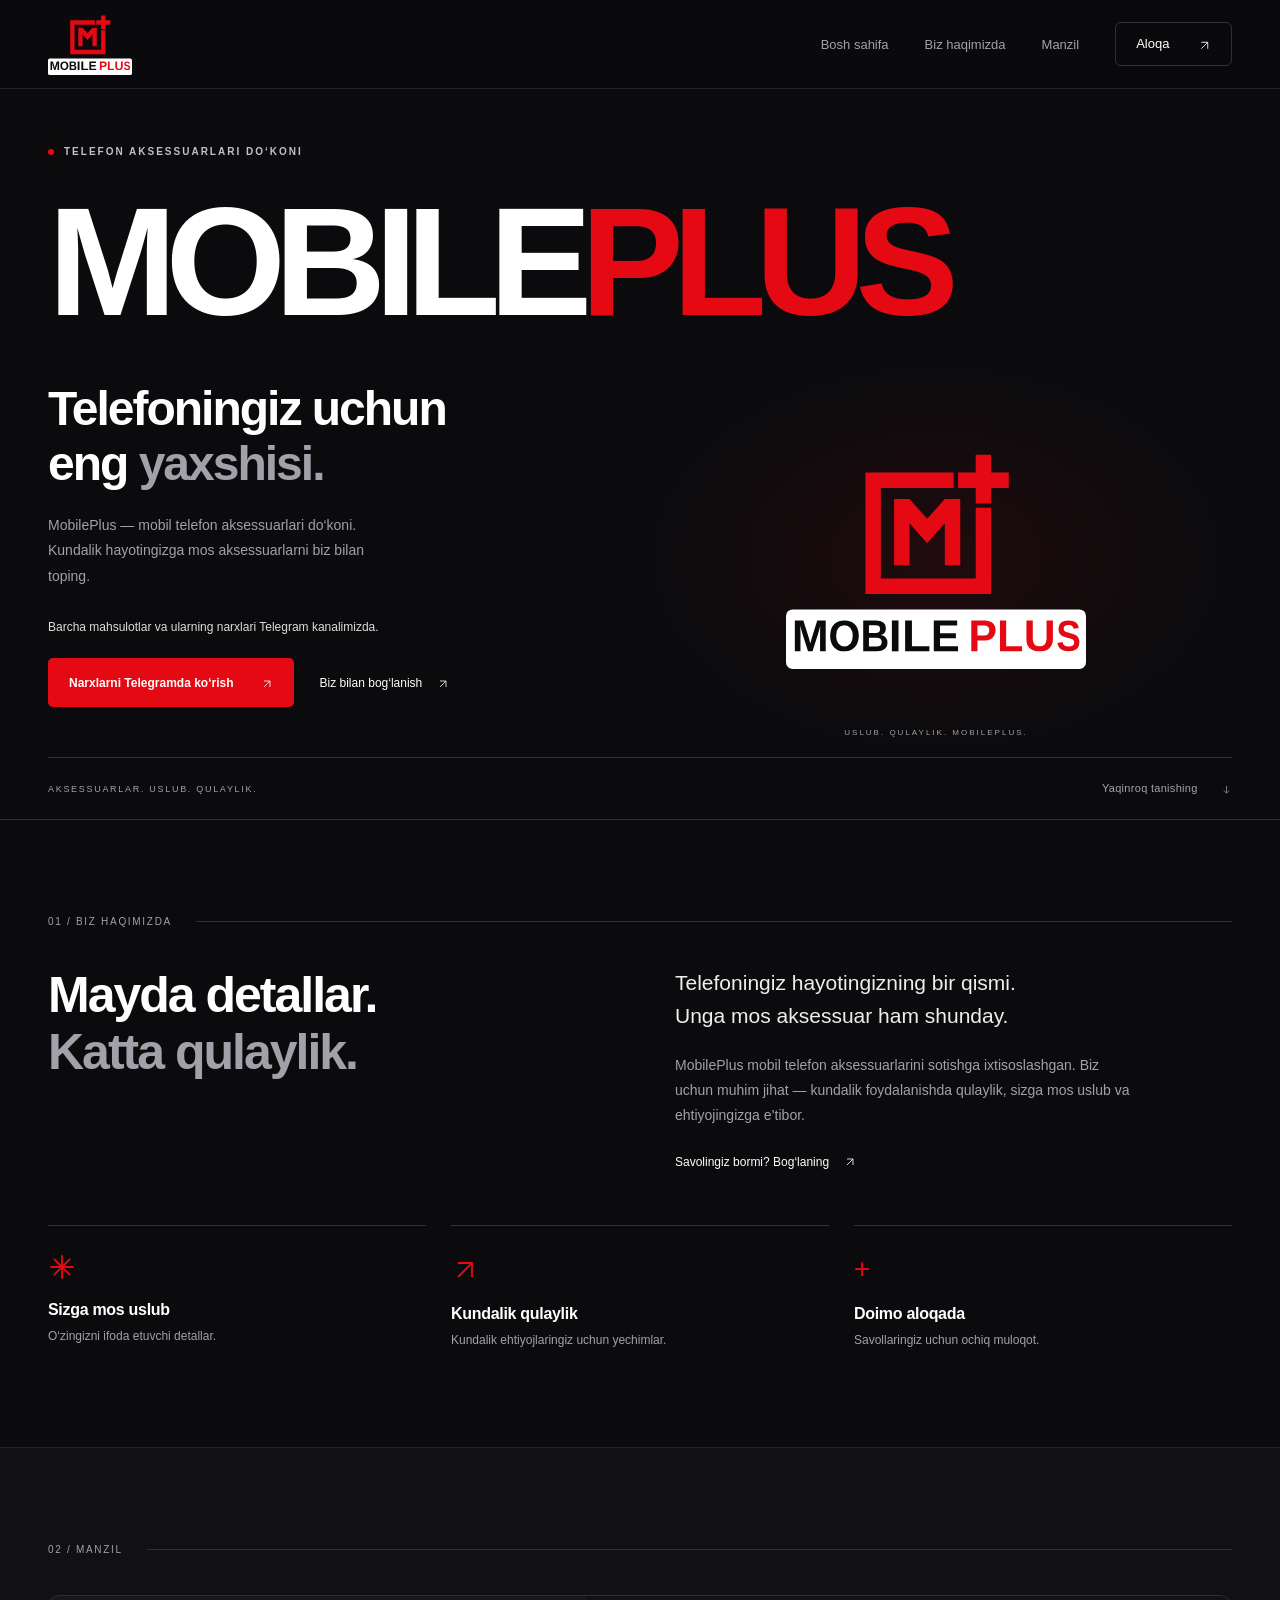
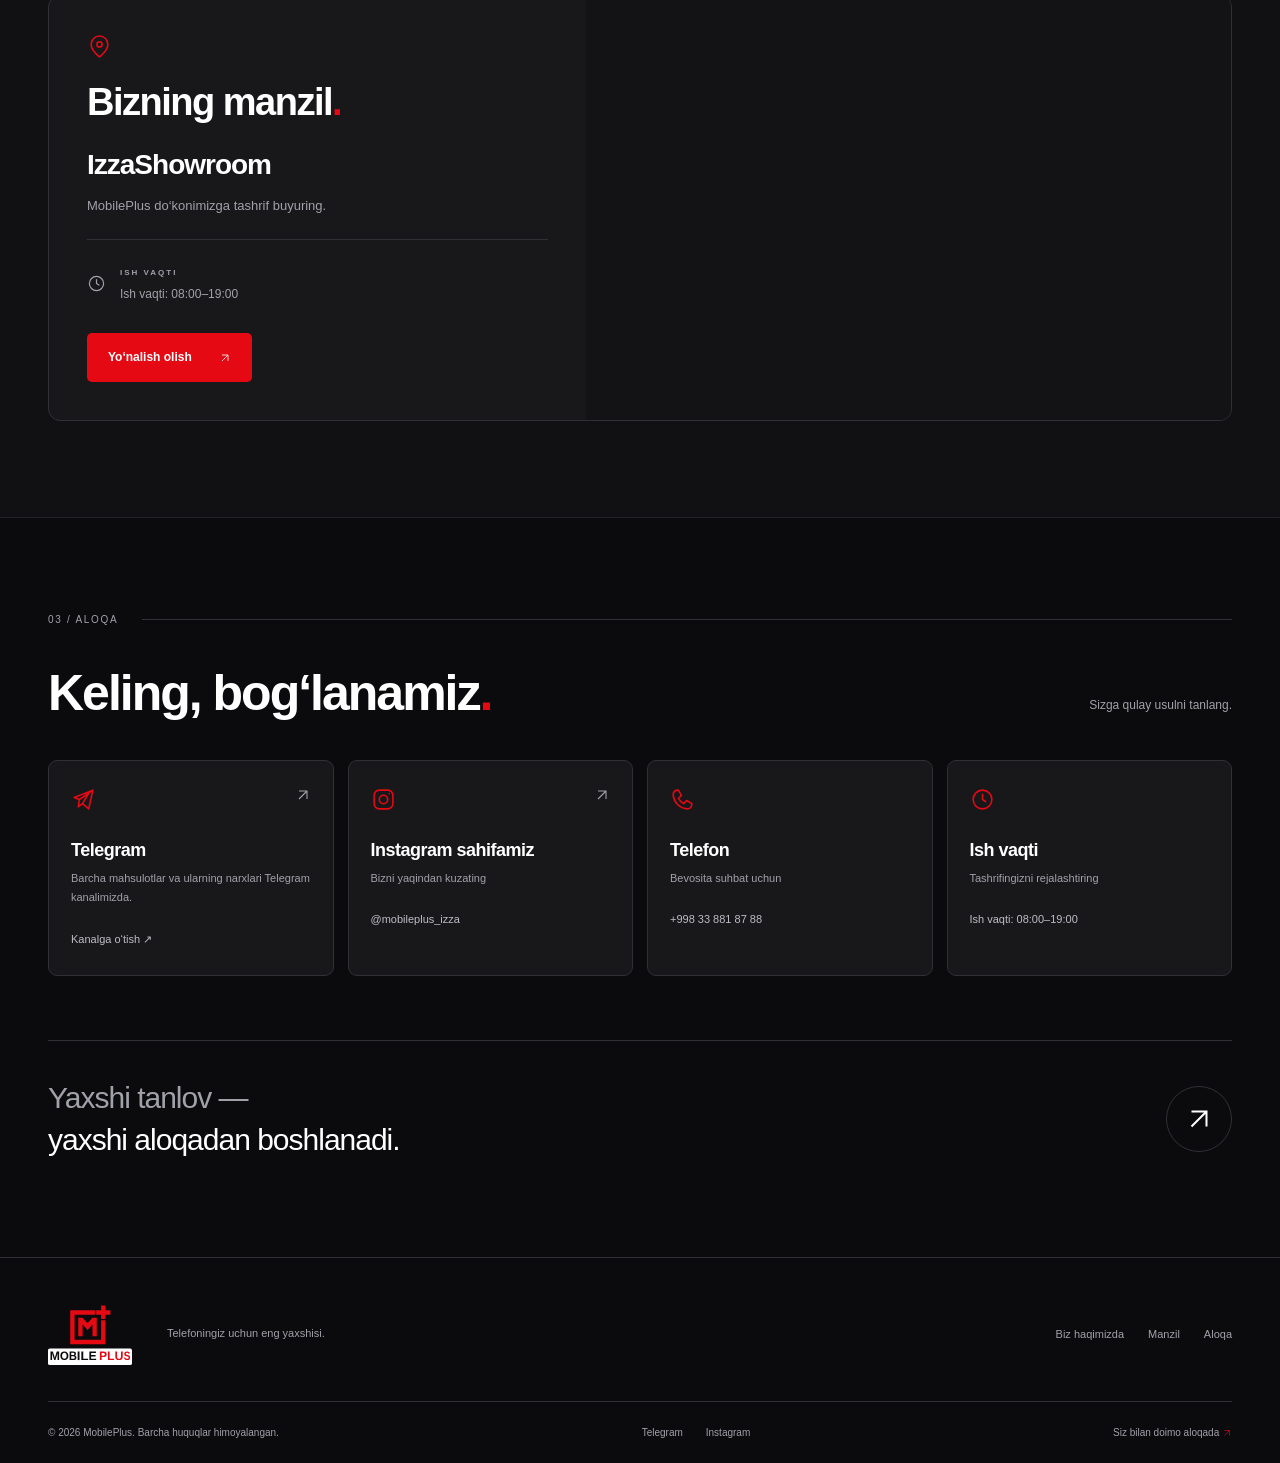
<file: index.html>
<!doctype html>
<html lang="uz">
<head>
  <meta charset="utf-8">
  <meta name="viewport" content="width=device-width, initial-scale=1">
  <meta name="theme-color" content="#0B0B0D">
  <meta name="description" content="MobilePlus — telefoningiz uchun aksessuarlar do‘koni. Biz haqimizda, manzil va bog‘lanish ma’lumotlari.">
  <title>MobilePlus — Telefoningiz uchun eng yaxshisi</title>
  <link rel="stylesheet" href="styles.css">
  <script src="script.js" defer></script>
</head>
<body>
  <a class="skip-link" href="#main">Asosiy mazmunga o‘tish</a>
  <header class="header">
    <div class="container nav-wrap">
      <a class="logo" href="#bosh" aria-label="MobilePlus — bosh sahifa"><img class="brand-vector" src="assets/mobileplus-logo.svg" width="136" height="101" alt="MobilePlus"></a>
      <button class="menu-toggle" aria-expanded="false" aria-controls="navigation" aria-label="Menyuni ochish"><span></span><span></span></button>
      <nav id="navigation" aria-label="Asosiy navigatsiya">
        <a href="#bosh">Bosh sahifa</a><a href="#haqimizda">Biz haqimizda</a><a href="#manzil">Manzil</a><a class="nav-contact" href="#aloqa">Aloqa <span aria-hidden="true">↗</span></a>
      </nav>
    </div>
  </header>
  <main id="main">
    <section id="bosh" class="hero">
      <div class="container hero-inner">
        <div class="eyebrow"><span class="red-dot"></span> TELEFON AKSESSUARLARI DO‘KONI</div>
        <h1>MOBILE<span>PLUS</span></h1>
        <div class="hero-bottom">
          <div class="hero-copy"><h2>Telefoningiz uchun<br>eng <em>yaxshisi.</em></h2><p data-description>MobilePlus — mobil telefon aksessuarlari do‘koni. Kundalik hayotingizga mos aksessuarlarni biz bilan toping.</p>
            <p class="telegram-note">Barcha mahsulotlar va ularning narxlari Telegram kanalimizda.</p><div class="actions"><a class="button primary" data-link="telegram" href="https://t.me/+aIpqQbcHotplNzcy">Narxlarni Telegramda ko‘rish <span aria-hidden="true">↗</span></a><a class="text-link" href="#aloqa">Biz bilan bog‘lanish <span aria-hidden="true">↗</span></a></div>
          </div>
          <div class="hero-art official-art">
            <img class="official-vector" src="assets/mobileplus-logo.svg" width="136" height="101" alt="MobilePlus rasmiy logotipi">
            <span class="art-label">USLUB. QULAYLIK. MOBILEPLUS.</span>
          </div>
        </div>
        <div class="hero-foot"><span>AKSESSUARLAR. USLUB. QULAYLIK.</span><a href="#haqimizda">Yaqinroq tanishing <span aria-hidden="true">↓</span></a></div>
      </div>
    </section>
    <section id="haqimizda" class="section about container reveal">
      <div class="section-label"><span>01 / BIZ HAQIMIZDA</span><span class="line"></span></div>
      <div class="about-grid"><h2>Mayda detallar.<br><span>Katta qulaylik.</span></h2><div><p class="lead">Telefoningiz hayotingizning bir qismi.<br>Unga mos aksessuar ham shunday.</p><p>MobilePlus mobil telefon aksessuarlarini sotishga ixtisoslashgan. Biz uchun muhim jihat — kundalik foydalanishda qulaylik, sizga mos uslub va ehtiyojingizga e’tibor.</p><a class="text-link" href="#aloqa">Savolingiz bormi? Bog‘laning <span aria-hidden="true">↗</span></a></div></div>
      <div class="values"><div><span class="value-icon" aria-hidden="true"><svg class="value-star" viewBox="0 0 24 24" fill="none" stroke="currentColor" stroke-width="1.6"><path d="M12 2v20M2 12h20M5 5l14 14M5 19 19 5"/></svg></span><h3>Sizga mos uslub</h3><p>O‘zingizni ifoda etuvchi detallar.</p></div><div><span class="value-icon" aria-hidden="true">↗</span><h3>Kundalik qulaylik</h3><p>Kundalik ehtiyojlaringiz uchun yechimlar.</p></div><div><span class="value-icon" aria-hidden="true">+</span><h3>Doimo aloqada</h3><p>Savollaringiz uchun ochiq muloqot.</p></div></div>
    </section>
    <section id="manzil" class="section location-section reveal"><div class="container">
      <div class="section-label"><span>02 / MANZIL</span><span class="line"></span></div>
      <div class="location-card">
        <div class="location-info">
          <span class="icon" data-icon="pin"></span>
          <h2>Bizning manzil<span class="red">.</span></h2>
          <h3 data-address>IzzaShowroom</h3>
          <p>MobilePlus do‘konimizga tashrif buyuring.</p>
          <div class="hours-inline"><span class="icon" data-icon="clock"></span><div><span class="small-label">ISH VAQTI</span><p data-hours>Ish vaqti: 08:00–19:00</p></div></div>
          <a class="button primary" data-map href="https://maps.app.goo.gl/FtAkeCJAVcU43v4T7" target="_blank" rel="noopener noreferrer">Yo‘nalish olish <span aria-hidden="true">↗</span></a>
        </div>
        <div class="map-art has-map">
          <iframe class="map-frame" src="https://www.google.com/maps/embed?pb=!1m18!1m12!1m3!1d191900.4812298137!2d68.84339849453126!3d41.2774182!2m3!1f0!2f0!3f0!3m2!1i1024!2i768!4f13.1!3m3!1m2!1s0x38ae89857a3c969f%3A0x670438a2106ed66!2sIZZA%20BUILDING!5e0!3m2!1sen!2s!4v1794246201446!5m2!1sen!2s" title="IzzaShowroom — Google Maps xaritasi" width="600" height="450" style="border:0" loading="lazy" allowfullscreen referrerpolicy="no-referrer-when-downgrade"></iframe>
        </div>
      </div>
    </div></section>
    <section id="aloqa" class="section contact container reveal">
      <div class="section-label"><span>03 / ALOQA</span><span class="line"></span></div>
      <div class="section-heading"><h2>Keling, bog‘lanamiz<span class="red">.</span></h2><p>Sizga qulay usulni tanlang.</p></div>
      <div class="contact-grid">
        <a class="contact-card" data-link="telegram" href="https://t.me/+aIpqQbcHotplNzcy"><span class="icon" data-icon="telegram"></span><span class="card-arrow" aria-hidden="true">↗</span><h3>Telegram</h3><p>Barcha mahsulotlar va ularning narxlari Telegram kanalimizda.</p><span class="contact-value" data-status="telegram">Kanalga o‘tish ↗</span></a>
        <a class="contact-card" data-link="instagram" href="https://www.instagram.com/mobileplus_izza/" target="_blank" rel="noopener noreferrer"><span class="icon" data-icon="instagram"><svg viewBox="0 0 24 24" aria-hidden="true"><rect x="3" y="3" width="18" height="18" rx="5"/><circle cx="12" cy="12" r="4"/><circle cx="17.5" cy="6.5" r=".75" fill="currentColor" stroke="none"/></svg></span><span class="card-arrow" aria-hidden="true">↗</span><h3>Instagram sahifamiz</h3><p>Bizni yaqindan kuzating</p><span class="contact-value" data-instagram-username>@mobileplus_izza</span></a>
        <div class="contact-card"><span class="icon" data-icon="phone"></span><h3>Telefon</h3><p>Bevosita suhbat uchun</p><div class="phone-list" data-phones><a class="contact-value" href="tel:+998338818788">+998 33 881 87 88</a></div></div>
        <div class="contact-card"><span class="icon" data-icon="clock"></span><h3>Ish vaqti</h3><p>Tashrifingizni rejalashtiring</p><span class="contact-value" data-hours>Ish vaqti: 08:00–19:00</span></div>
      </div>
      <div class="contact-banner"><span>Yaxshi tanlov —<br><strong>yaxshi aloqadan boshlanadi.</strong></span><a href="#bosh" aria-label="Bosh sahifaga qaytish">↗</a></div>
    </section>
  </main>
  <footer><div class="container"><div class="footer-top"><a class="logo" href="#bosh"><img class="brand-vector" src="assets/mobileplus-logo.svg" width="136" height="101" alt="MobilePlus"></a><p>Telefoningiz uchun eng yaxshisi.</p><nav aria-label="Quyi navigatsiya"><a href="#haqimizda">Biz haqimizda</a><a href="#manzil">Manzil</a><a href="#aloqa">Aloqa</a></nav></div><div class="footer-bottom"><span>© <span data-year>2026</span> <span data-name>MobilePlus</span>. Barcha huquqlar himoyalangan.</span><div><a data-link="telegram" href="https://t.me/+aIpqQbcHotplNzcy">Telegram</a><a data-link="instagram" href="https://www.instagram.com/mobileplus_izza/" target="_blank" rel="noopener noreferrer">Instagram</a></div><span>Siz bilan doimo aloqada <span class="red">↗</span></span></div></div></footer>
</body>
</html>
</file>
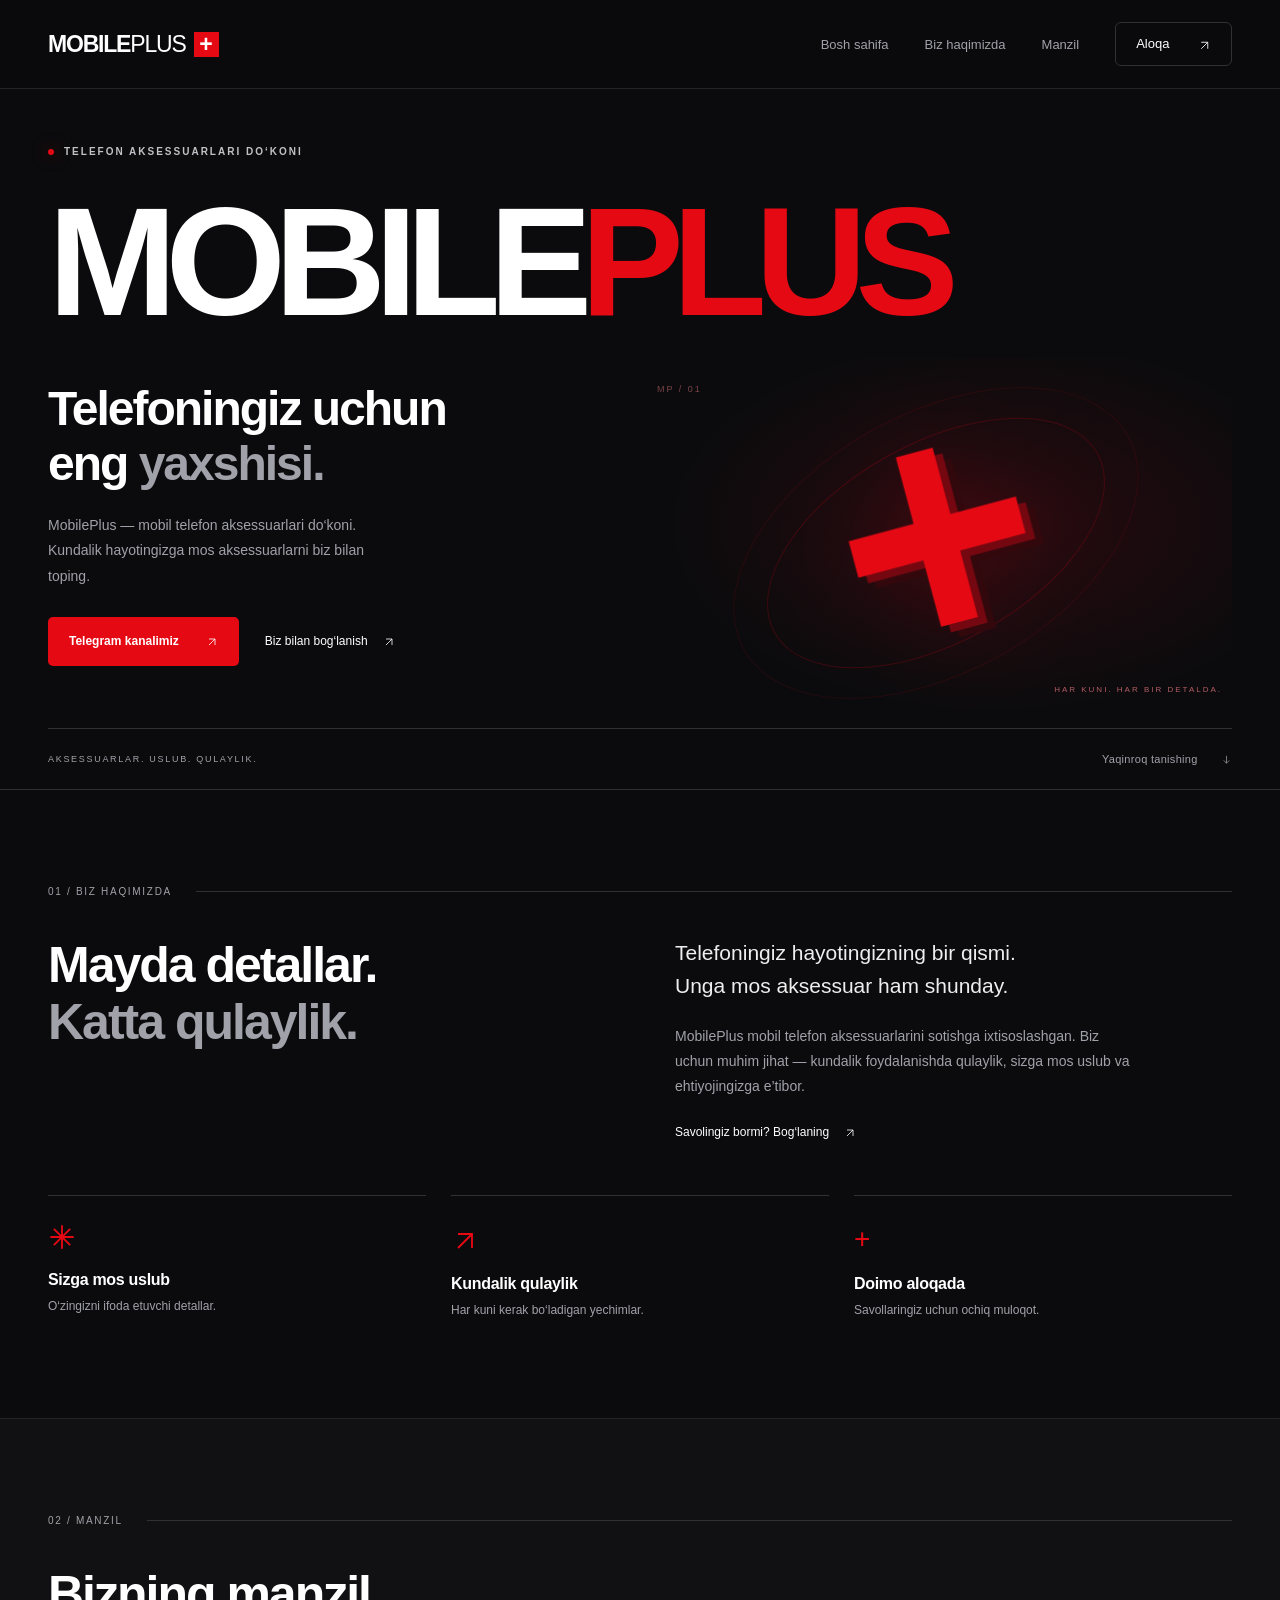
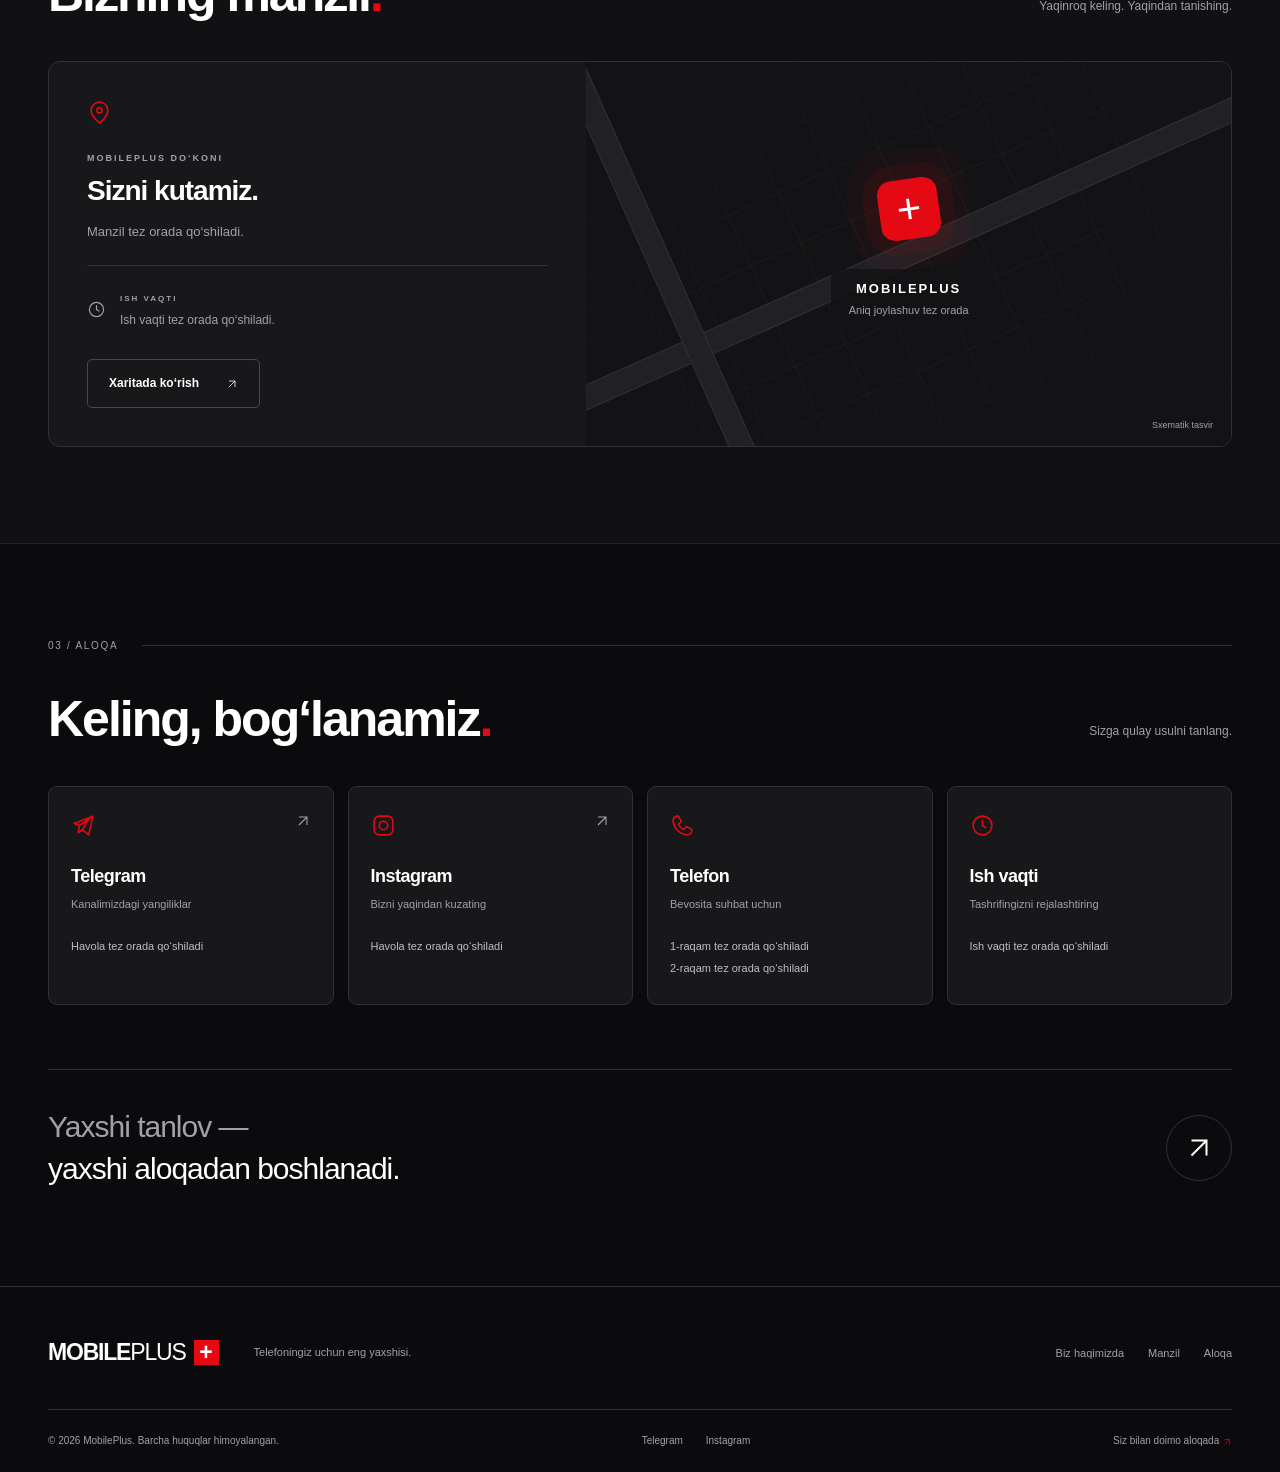
<file: mobileplus-preview.html>
<!doctype html>
<html lang="uz">
<head>
  <meta charset="utf-8">
  <meta name="viewport" content="width=device-width, initial-scale=1">
  <meta name="theme-color" content="#0B0B0D">
  <meta name="description" content="MobilePlus — telefoningiz uchun aksessuarlar do‘koni. Biz haqimizda, manzil va bog‘lanish ma’lumotlari.">
  <title>MobilePlus — Telefoningiz uchun eng yaxshisi</title>
  <style>
:root{--bg:#0b0b0d;--surface:#18181b;--red:#e50914;--text:#fff;--muted:#a1a1aa;--border:#303036}*{box-sizing:border-box}html{scroll-behavior:smooth;scroll-padding-top:100px}body{margin:0;background:var(--bg);color:var(--text);font-family:Arial,Helvetica,sans-serif;-webkit-font-smoothing:antialiased}a{color:inherit;text-decoration:none}button{font:inherit}a,button{-webkit-tap-highlight-color:transparent}a:focus-visible,button:focus-visible{outline:2px solid #fff;outline-offset:6px}::selection{background:var(--red);color:white}.container{width:min(1240px,calc(100% - 96px));margin-inline:auto}.header{position:sticky;top:0;z-index:20;background:#0b0b0df2;border-bottom:1px solid #242428;backdrop-filter:blur(16px)}.nav-wrap{height:88px;display:flex;align-items:center;justify-content:space-between}.logo{font-size:23px;letter-spacing:-1.2px;font-weight:900;display:inline-flex;align-items:center}.logo span{font-weight:400}.logo i{background:var(--red);font-style:normal;font-size:23px;line-height:25px;text-align:center;width:25px;height:25px;margin-left:8px;letter-spacing:0}.header nav{display:flex;align-items:center;gap:36px;font-size:13px}.header nav a{color:var(--muted);transition:color .2s}.header nav a:hover{color:#fff}.header nav .nav-contact{border:1px solid var(--border);padding:13px 20px;border-radius:6px;color:white}.nav-contact span{margin-left:25px}.menu-toggle{display:none}.hero{overflow:hidden;position:relative;border-bottom:1px solid var(--border)}.hero-inner{padding-top:57px}.eyebrow,.small-label{font-size:10px;letter-spacing:2px;font-weight:600}.eyebrow{display:flex;gap:10px;align-items:center;color:#c1c1c7}.red-dot{height:6px;width:6px;background:var(--red);border-radius:50%;box-shadow:0 0 16px #e5091480}h1{font-size:clamp(60px,12.1vw,168px);letter-spacing:-.075em;line-height:1;margin:28px 0 18px;font-weight:900;position:relative;z-index:2}h1>span{color:var(--red)}h1 sup{font-size:18px;letter-spacing:0;vertical-align:top;display:inline-block;margin:13px 0 0 12px}.hero-bottom{display:grid;grid-template-columns:1fr 1fr;min-height:370px}.hero-copy{padding:23px 0 50px;position:relative;z-index:2}h2{font-size:clamp(32px,4vw,50px);line-height:1.14;letter-spacing:-2px;margin:0;font-weight:600}.hero-copy h2{font-size:48px;line-height:1.15}.hero-copy em{font-style:normal;color:var(--muted)}p{font-size:14px;color:var(--muted);line-height:1.8}.hero-copy p{max-width:355px;margin:22px 0 28px}.actions{display:flex;align-items:center;gap:26px}.button{min-height:49px;padding:16px 21px;display:inline-flex;align-items:center;gap:27px;justify-content:space-between;border-radius:5px;font-size:12px;font-weight:600;transition:background .2s,transform .2s}.button:hover{transform:translateY(-3px)}.primary{background:var(--red)}.primary:hover{background:#fa1521}.text-link{font-size:12px;display:inline-flex;gap:15px;align-items:center}.text-link:hover{color:var(--red)}.hero-art{position:relative;display:flex;align-items:center;justify-content:center;isolation:isolate;min-height:350px;background:radial-gradient(ellipse at 60% 45%,#b405152c,transparent 65%)}.art-plus{font-size:345px;line-height:.8;font-weight:900;color:var(--red);transform:rotate(-15deg);text-shadow:8px 8px 0 #750710,15px 15px 0 #32080c;filter:drop-shadow(0 0 42px #e5091425);position:relative;top:-10px}.orbit{position:absolute;width:370px;height:200px;border:1px solid #e5091435;border-radius:50%;transform:rotate(-29deg)}.orbit-two{width:440px;height:260px;transform:rotate(-29deg);border-color:#e509141b}.art-label{position:absolute;bottom:34px;right:10px;font-size:8px;letter-spacing:2px;color:#b35c63}.art-coordinate{position:absolute;left:17px;top:26px;font-size:9px;color:#7a4549;letter-spacing:2px}.hero-foot{display:flex;justify-content:space-between;align-items:center;padding:24px 0;border-top:1px solid var(--border);font-size:9px;letter-spacing:1.7px;color:var(--muted)}.hero-foot a{letter-spacing:.3px;font-size:11px}.hero-foot a span{margin-left:20px}.section{padding-top:96px;padding-bottom:96px}.section-label{display:flex;gap:24px;align-items:center;margin-bottom:40px;font-size:10px;letter-spacing:1.7px;color:var(--muted)}.line{height:1px;background:var(--border);flex:1}.about-grid{display:grid;grid-template-columns:1fr 1fr;gap:70px}.about-grid h2 span{color:var(--muted)}.about-grid .lead{font-size:21px;line-height:1.55;color:#eee;margin-top:0}.about-grid p:not(.lead){max-width:455px}.about-grid .text-link{margin-top:12px}.values{display:grid;grid-template-columns:repeat(3,1fr);gap:25px;margin-top:55px}.values>div{border-top:1px solid var(--border);padding-top:27px}.value-icon{color:var(--red);font-size:28px}.values h3{font-size:16px;letter-spacing:-.3px;margin:20px 0 7px}.values p{font-size:12px;margin:0}.location-section{background:#111113;border-block:1px solid #232327}.section-heading{display:flex;justify-content:space-between;align-items:end;margin-bottom:38px;gap:25px}.section-heading p{font-size:12px;margin:0 0 5px}.red{color:var(--red)}.location-card{display:grid;grid-template-columns:1fr 1.2fr;border:1px solid var(--border);border-radius:12px;overflow:hidden;background:var(--surface)}.location-info{padding:38px}.icon{width:25px;height:25px;display:block;color:var(--red)}.icon svg{width:100%;height:100%;stroke:currentColor;stroke-width:1.5;fill:none;stroke-linecap:round;stroke-linejoin:round}.location-info>.small-label{display:block;color:var(--muted);margin-top:28px;font-size:9px}.location-info h3{font-size:28px;letter-spacing:-1px;margin:12px 0}.location-info>p{font-size:13px}.hours-inline{display:flex;gap:14px;align-items:center;border-top:1px solid var(--border);padding:21px 0;margin-top:22px}.hours-inline .icon{color:var(--muted);width:19px}.hours-inline .small-label{color:var(--muted);font-size:8px}.hours-inline p{margin:5px 0 0;font-size:12px}.outline{border:1px solid #49494f;margin-top:6px}.map-art{position:relative;min-height:350px;background:#131315;overflow:hidden;display:flex;align-items:center;justify-content:center;flex-direction:column}.map-grid{position:absolute;inset:-50%;background-image:linear-gradient(#29292d80 1px,transparent 1px),linear-gradient(90deg,#29292d80 1px,transparent 1px);background-size:55px 55px;transform:rotate(-24deg);mask-image:radial-gradient(ellipse,#000,transparent 65%)}.map-road{height:24px;position:absolute;background:#212125;border-block:1px solid #303034;width:150%;transform:rotate(-24deg)}.road-two{transform:rotate(66deg);width:110%;left:-50%;top:25%}.map-marker{position:relative;background:var(--red);width:60px;height:60px;display:grid;place-items:center;font-size:42px;border-radius:14px;box-shadow:0 0 0 15px #e5091414,0 0 0 30px #e5091408;transform:rotate(-8deg)}.map-caption{position:relative;text-align:center;margin-top:30px;background:#131315db;padding:12px 18px;border-radius:5px}.map-caption strong{font-size:13px;letter-spacing:2px;display:block}.map-caption span{font-size:11px;color:var(--muted);display:block;margin-top:8px}.map-note{position:absolute;bottom:16px;right:18px;font-size:9px;color:#a1a1aa}.contact-grid{display:grid;grid-template-columns:repeat(4,1fr);gap:14px}.contact-card{position:relative;padding:26px 22px;background:var(--surface);border:1px solid var(--border);border-radius:9px;transition:border-color .2s,transform .2s}.contact-card[href]:hover{border-color:var(--red);transform:translateY(-4px)}.card-arrow{position:absolute;right:22px;top:25px;color:var(--muted)}.contact-card h3{margin:28px 0 8px;font-size:18px;letter-spacing:-.5px}.contact-card p{font-size:11px;margin:0 0 23px}.contact-value{font-size:11px;line-height:1.6;color:#bdbdc5;display:block}.phone-list{display:grid;gap:5px}.phone-list a:hover{color:white}.contact-banner{margin-top:64px;border-top:1px solid var(--border);padding-top:36px;display:flex;align-items:center;justify-content:space-between}.contact-banner>span{font-size:30px;letter-spacing:-1px;line-height:1.4;color:var(--muted)}.contact-banner strong{font-weight:500;color:#fff}.contact-banner>a{height:66px;width:66px;border:1px solid var(--border);border-radius:50%;display:grid;place-items:center;font-size:30px;transition:background .2s}.contact-banner>a:hover{background:var(--red)}footer{border-top:1px solid var(--border);padding:45px 0 25px}.footer-top{display:flex;align-items:center;gap:35px;padding-bottom:36px}.footer-top p{font-size:11px}.footer-top nav{margin-left:auto;display:flex;gap:24px;font-size:11px;color:var(--muted)}.footer-bottom{border-top:1px solid var(--border);padding-top:25px;display:flex;justify-content:space-between;gap:20px;color:var(--muted);font-size:10px}.footer-bottom>div{display:flex;gap:23px}a[aria-disabled=true]{cursor:default}.skip-link{position:fixed;top:-100px;left:20px;padding:15px;background:var(--red);z-index:100}.skip-link:focus{top:10px}.reveal{opacity:1}.js-motion .reveal{opacity:0;transform:translateY(18px);transition:opacity .6s,transform .6s}.js-motion .reveal.visible{opacity:1;transform:none}
@media(min-width:1500px){h1{font-size:168px}}@media(max-width:1000px){.container{width:calc(100% - 56px)}.header nav{gap:23px}.hero-copy h2{font-size:39px}.actions{gap:18px;flex-wrap:wrap}.hero-art{min-height:360px}.art-plus{font-size:280px}.orbit{width:290px;height:170px}.orbit-two{width:350px;height:220px}.contact-grid{grid-template-columns:repeat(2,1fr)}.contact-card{padding:28px}.about-grid{gap:35px}.footer-top{gap:20px}.footer-top nav{gap:15px}}
@media(max-width:640px){.container{width:calc(100% - 40px)}.nav-wrap{height:72px}.logo{font-size:20px}.logo i{width:22px;height:22px;line-height:22px}.menu-toggle{display:flex;width:42px;height:42px;flex-direction:column;justify-content:center;gap:6px;background:transparent;border:1px solid var(--border);border-radius:6px;padding:11px;color:white}.menu-toggle span{height:1px;background:currentColor;width:18px;transition:transform .2s}.menu-toggle[aria-expanded=true] span:first-child{transform:translateY(3.5px) rotate(45deg)}.menu-toggle[aria-expanded=true] span:last-child{transform:translateY(-3.5px) rotate(-45deg)}.header nav{display:none;position:absolute;top:72px;left:0;right:0;background:#111113;padding:25px 20px;border-bottom:1px solid var(--border);align-items:stretch;gap:22px}.header nav.open{display:flex;flex-direction:column}.header nav .nav-contact{padding:0;border:0}.hero-inner{padding-top:35px}.eyebrow{font-size:8px;letter-spacing:1.5px}h1{font-size:clamp(43px,12.1vw,78px);margin:29px 0 15px}h1 sup{font-size:9px;margin:5px 0 0 6px}.hero-bottom{grid-template-columns:1fr}.hero-copy{padding:15px 0 15px}.hero-copy h2{font-size:38px;letter-spacing:-1.8px}.hero-copy p{font-size:13px;max-width:310px}.actions{gap:22px}.button{font-size:11px;padding:15px 17px;gap:20px}.text-link{font-size:11px}.hero-art{min-height:270px;margin-top:12px}.art-plus{font-size:250px}.orbit{width:260px;height:145px}.orbit-two{width:320px;height:190px}.art-label{font-size:7px;bottom:17px}.art-coordinate{top:12px}.hero-foot{font-size:7px;letter-spacing:.7px;gap:12px;padding:20px 0}.hero-foot a{font-size:9px}.hero-foot a span{margin-left:7px}.section{padding-block:60px}.section-label{font-size:8px;margin-bottom:30px;gap:14px}h2{font-size:34px;letter-spacing:-1.5px}.about-grid{grid-template-columns:1fr;gap:28px}.about-grid .lead{font-size:19px}.about-grid p:not(.lead){font-size:13px}.values{grid-template-columns:1fr;gap:23px;margin-top:35px}.values>div{display:grid;grid-template-columns:32px 1fr;column-gap:15px;padding-top:20px}.value-icon{grid-row:span 2;font-size:26px}.values h3{margin:0 0 7px;font-size:15px}.values p{font-size:12px}.section-heading{align-items:start;flex-direction:column;gap:14px;margin-bottom:25px}.location-card{grid-template-columns:1fr}.location-info{padding:27px}.location-info h3{font-size:26px}.map-art{min-height:280px;border-top:1px solid var(--border)}.contact-grid{gap:12px}.contact-card{padding:20px 16px;min-width:0}.contact-card h3{font-size:17px;margin-top:25px}.contact-card p{font-size:10px;line-height:1.6;min-height:32px;margin-bottom:14px}.contact-value{font-size:10px;overflow-wrap:anywhere}.card-arrow{right:16px;top:20px}.contact-banner{margin-top:40px;padding-top:27px;gap:15px}.contact-banner>span{font-size:23px}.contact-banner>a{width:46px;height:46px;flex-shrink:0;font-size:24px}.footer-top{flex-wrap:wrap;gap:10px;padding-bottom:25px}.footer-top .logo{width:100%}.footer-top p{margin:6px 0}.footer-top nav{margin:15px 0 0;width:100%;gap:25px}.footer-bottom{flex-wrap:wrap;line-height:1.7;font-size:9px}.footer-bottom>span:first-child{width:100%}footer{padding-top:32px}}
@media(prefers-reduced-motion:reduce){html{scroll-behavior:auto}*,*::before,*::after{transition:none!important;animation:none!important}.js-motion .reveal{opacity:1;transform:none}}

.direction-icon{width:1em;height:1em;display:inline-block;vertical-align:middle}.value-icon{font-variant-emoji:text}

/* The live map inherits the same responsive footprint as its placeholder. */
.map-frame{position:absolute;inset:0;width:100%;height:100%;border:0;color-scheme:light}
@media(max-width:640px){
  html:not(.js-nav) .nav-wrap{height:auto;min-height:72px;flex-wrap:wrap;padding-block:20px;gap:20px}
  html:not(.js-nav) .menu-toggle{display:none}
  html:not(.js-nav) .header nav{display:flex;position:static;flex-wrap:wrap;width:100%;padding:0;border:0;background:none;gap:18px}
}

.value-star{width:28px;height:28px;display:block}
</style>
</head>
<body>
  <a class="skip-link" href="#main">Asosiy mazmunga o‘tish</a>
  <header class="header">
    <div class="container nav-wrap">
      <a class="logo" href="#bosh" aria-label="MobilePlus — bosh sahifa">MOBILE<span>PLUS</span><i aria-hidden="true">+</i></a>
      <button class="menu-toggle" aria-expanded="false" aria-controls="navigation" aria-label="Menyuni ochish"><span></span><span></span></button>
      <nav id="navigation" aria-label="Asosiy navigatsiya">
        <a href="#bosh">Bosh sahifa</a><a href="#haqimizda">Biz haqimizda</a><a href="#manzil">Manzil</a><a class="nav-contact" href="#aloqa">Aloqa <span aria-hidden="true">↗</span></a>
      </nav>
    </div>
  </header>
  <main id="main">
    <section id="bosh" class="hero">
      <div class="container hero-inner">
        <div class="eyebrow"><span class="red-dot"></span> TELEFON AKSESSUARLARI DO‘KONI</div>
        <h1>MOBILE<span>PLUS</span></h1>
        <div class="hero-bottom">
          <div class="hero-copy"><h2>Telefoningiz uchun<br>eng <em>yaxshisi.</em></h2><p data-description>MobilePlus — mobil telefon aksessuarlari do‘koni. Kundalik hayotingizga mos aksessuarlarni biz bilan toping.</p>
            <div class="actions"><a class="button primary" data-link="telegram" href="#aloqa">Telegram kanalimiz <span aria-hidden="true">↗</span></a><a class="text-link" href="#aloqa">Biz bilan bog‘lanish <span aria-hidden="true">↗</span></a></div>
          </div>
          <div class="hero-art" aria-hidden="true"><div class="orbit orbit-one"></div><div class="orbit orbit-two"></div><div class="art-plus">+</div><span class="art-label">HAR KUNI. HAR BIR DETALDA.</span><span class="art-coordinate">MP / 01</span></div>
        </div>
        <div class="hero-foot"><span>AKSESSUARLAR. USLUB. QULAYLIK.</span><a href="#haqimizda">Yaqinroq tanishing <span aria-hidden="true">↓</span></a></div>
      </div>
    </section>
    <section id="haqimizda" class="section about container reveal">
      <div class="section-label"><span>01 / BIZ HAQIMIZDA</span><span class="line"></span></div>
      <div class="about-grid"><h2>Mayda detallar.<br><span>Katta qulaylik.</span></h2><div><p class="lead">Telefoningiz hayotingizning bir qismi.<br>Unga mos aksessuar ham shunday.</p><p>MobilePlus mobil telefon aksessuarlarini sotishga ixtisoslashgan. Biz uchun muhim jihat — kundalik foydalanishda qulaylik, sizga mos uslub va ehtiyojingizga e’tibor.</p><a class="text-link" href="#aloqa">Savolingiz bormi? Bog‘laning <span aria-hidden="true">↗</span></a></div></div>
      <div class="values"><div><span class="value-icon" aria-hidden="true"><svg class="value-star" viewBox="0 0 24 24" fill="none" stroke="currentColor" stroke-width="1.6"><path d="M12 2v20M2 12h20M5 5l14 14M5 19 19 5"/></svg></span><h3>Sizga mos uslub</h3><p>O‘zingizni ifoda etuvchi detallar.</p></div><div><span class="value-icon" aria-hidden="true">↗</span><h3>Kundalik qulaylik</h3><p>Har kuni kerak bo‘ladigan yechimlar.</p></div><div><span class="value-icon" aria-hidden="true">+</span><h3>Doimo aloqada</h3><p>Savollaringiz uchun ochiq muloqot.</p></div></div>
    </section>
    <section id="manzil" class="section location-section reveal"><div class="container">
      <div class="section-label"><span>02 / MANZIL</span><span class="line"></span></div>
      <div class="section-heading"><h2>Bizning manzil<span class="red">.</span></h2><p>Yaqinroq keling. Yaqindan tanishing.</p></div>
      <div class="location-card"><div class="location-info"><span class="icon" data-icon="pin"></span><span class="small-label">MOBILEPLUS DO‘KONI</span><h3>Sizni kutamiz.</h3><p data-address>Manzil tez orada qo‘shiladi.</p><div class="hours-inline"><span class="icon" data-icon="clock"></span><div><span class="small-label">ISH VAQTI</span><p data-hours>Ish vaqti tez orada qo‘shiladi.</p></div></div><a class="button outline" data-map>Xaritada ko‘rish <span aria-hidden="true">↗</span></a></div>
      <div class="map-art"><div class="map-grid" aria-hidden="true"></div><div class="map-road road-one" aria-hidden="true"></div><div class="map-road road-two" aria-hidden="true"></div><div class="map-marker" aria-hidden="true">+</div><div class="map-caption"><strong>MOBILEPLUS</strong><span data-map-caption>Aniq joylashuv tez orada</span></div><span class="map-note">Sxematik tasvir</span></div></div>
    </div></section>
    <section id="aloqa" class="section contact container reveal">
      <div class="section-label"><span>03 / ALOQA</span><span class="line"></span></div>
      <div class="section-heading"><h2>Keling, bog‘lanamiz<span class="red">.</span></h2><p>Sizga qulay usulni tanlang.</p></div>
      <div class="contact-grid">
        <a class="contact-card" data-link="telegram"><span class="icon" data-icon="telegram"></span><span class="card-arrow" aria-hidden="true">↗</span><h3>Telegram</h3><p>Kanalimizdagi yangiliklar</p><span class="contact-value" data-status="telegram">Havola tez orada qo‘shiladi</span></a>
        <a class="contact-card" data-link="instagram"><span class="icon" data-icon="instagram"></span><span class="card-arrow" aria-hidden="true">↗</span><h3>Instagram</h3><p>Bizni yaqindan kuzating</p><span class="contact-value" data-status="instagram">Havola tez orada qo‘shiladi</span></a>
        <div class="contact-card"><span class="icon" data-icon="phone"></span><h3>Telefon</h3><p>Bevosita suhbat uchun</p><div class="phone-list" data-phones><span class="contact-value">1-raqam tez orada qo‘shiladi</span><span class="contact-value">2-raqam tez orada qo‘shiladi</span></div></div>
        <div class="contact-card"><span class="icon" data-icon="clock"></span><h3>Ish vaqti</h3><p>Tashrifingizni rejalashtiring</p><span class="contact-value" data-hours>Ish vaqti tez orada qo‘shiladi</span></div>
      </div>
      <div class="contact-banner"><span>Yaxshi tanlov —<br><strong>yaxshi aloqadan boshlanadi.</strong></span><a href="#bosh" aria-label="Bosh sahifaga qaytish">↗</a></div>
    </section>
  </main>
  <footer><div class="container"><div class="footer-top"><a class="logo" href="#bosh">MOBILE<span>PLUS</span><i aria-hidden="true">+</i></a><p>Telefoningiz uchun eng yaxshisi.</p><nav aria-label="Quyi navigatsiya"><a href="#haqimizda">Biz haqimizda</a><a href="#manzil">Manzil</a><a href="#aloqa">Aloqa</a></nav></div><div class="footer-bottom"><span>© <span data-year>2026</span> <span data-name>MobilePlus</span>. Barcha huquqlar himoyalangan.</span><div><a data-link="telegram">Telegram</a><a data-link="instagram">Instagram</a></div><span>Siz bilan doimo aloqada <span class="red">↗</span></span></div></div></footer>
<script>
/* BUSINESS CONFIGURATION: replace empty strings with verified business details.
   Leave unknown fields empty; the site shows Uzbek placeholders instead.
   Phone numbers: use international format, e.g. +country-code..., without inventing numbers. */
const STORE_CONFIG = {
  name: 'MobilePlus',
  description: 'MobilePlus — mobil telefon aksessuarlari do‘koni. Kundalik hayotingizga mos aksessuarlarni biz bilan toping.',
  phones: ['', ''],
  telegramUrl: '',
  instagramUrl: '',
  address: '',
  googleMapsUrl: '',
  // Paste only the src URL from Google Maps → Share → Embed a map.
  googleMapsEmbedUrl: '',
  businessHours: ''
};

const icons = {
  pin: '<path d="M20 10c0 6-8 12-8 12S4 16 4 10a8 8 0 1 1 16 0Z"/><circle cx="12" cy="10" r="2.5"/>',
  clock: '<circle cx="12" cy="12" r="9"/><path d="M12 7v5l3 2"/>',
  telegram: '<path d="m21 3-4 18-6-5-4 3 1-7L21 3 3 10l5 2 9-6-6 10"/>',
  instagram: '<rect x="3" y="3" width="18" height="18" rx="5"/><circle cx="12" cy="12" r="4"/><path d="M17.5 6.5h.01"/>',
  phone: '<path d="m8 3 3 5-3 3a14 14 0 0 0 5 5l3-3 5 3c0 3-2 5-5 5C9 20 4 15 3 8c0-3 2-5 5-5Z"/>'
};
document.querySelectorAll('[data-icon]').forEach(element => {
  element.setAttribute('aria-hidden', 'true');
  element.innerHTML = `<svg viewBox="0 0 24 24">${icons[element.dataset.icon] || ''}</svg>`;
});
const setText = (selector, value) => { if (value) document.querySelectorAll(selector).forEach(el => { el.textContent = value; }); };
setText('[data-name]', STORE_CONFIG.name);
setText('[data-description]', STORE_CONFIG.description);
setText('[data-address]', STORE_CONFIG.address);
setText('[data-hours]', STORE_CONFIG.businessHours);
setText('[data-year]', String(new Date().getFullYear()));
document.title = `${STORE_CONFIG.name} — Telefoningiz uchun eng yaxshisi`;
document.querySelector('meta[name="description"]').content = STORE_CONFIG.description;
// Accept only HTTPS URLs; never insert configuration values as HTML.
function safeUrl(value) {
  try { const url = new URL(value); return url.protocol === 'https:' ? url.href : null; }
  catch { return null; }
}
for (const [key, value] of Object.entries({ telegram: STORE_CONFIG.telegramUrl, instagram: STORE_CONFIG.instagramUrl })) {
  const url = safeUrl(value);
  document.querySelectorAll(`[data-link="${key}"]`).forEach(link => {
    if (url) {
      link.href = url; link.target = '_blank'; link.rel = 'noopener noreferrer';
    } else if (!link.hasAttribute('href')) {
      link.setAttribute('aria-disabled', 'true');
    }
  });
  if (url) setText(`[data-status="${key}"]`, key === 'telegram' ? 'Kanalga o‘tish ↗' : 'Sahifaga o‘tish ↗');
}
const mapUrl = safeUrl(STORE_CONFIG.googleMapsUrl);
const mapLink = document.querySelector('[data-map]');
if (mapUrl) {
  mapLink.href = mapUrl; mapLink.target = '_blank'; mapLink.rel = 'noopener noreferrer';
  setText('[data-map-caption]', STORE_CONFIG.address || 'Xaritada joylashuvni ko‘ring');
} else {
  mapLink.setAttribute('aria-disabled', 'true');
  mapLink.setAttribute('aria-label', 'Xarita havolasi tez orada qo‘shiladi');
}
// Keep the placeholder until a verified Google Maps embed is configured.
const embedUrl = safeUrl(STORE_CONFIG.googleMapsEmbedUrl);
if (embedUrl) {
  const parsed = new URL(embedUrl);
  if (['www.google.com', 'maps.google.com'].includes(parsed.hostname) &&
      /^\/maps\/embed(?:\/|$)/.test(parsed.pathname)) {
    const frame = document.createElement('iframe');
    frame.title = 'MobilePlus do‘konining Google Maps xaritasi';
    frame.src = embedUrl;
    frame.loading = 'lazy';
    frame.referrerPolicy = 'no-referrer-when-downgrade';
    frame.allowFullscreen = true;
    frame.className = 'map-frame';
    const panel = document.querySelector('.map-art');
    panel.replaceChildren(frame);
    panel.classList.add('has-map');
  }
}
const phoneList = document.querySelector('[data-phones]');
phoneList.replaceChildren();
[0, 1].forEach(index => {
  const phone = (STORE_CONFIG.phones[index] || '').trim();
  const valid = /^\+?[\d\s().-]{7,25}$/.test(phone);
  const el = document.createElement(valid ? 'a' : 'span');
  el.className = 'contact-value';
  el.textContent = valid ? phone : `${index + 1}-raqam tez orada qo‘shiladi`;
  if (valid) el.href = `tel:${phone.replace(/[^+\d]/g, '')}`;
  phoneList.append(el);
});
document.documentElement.classList.add('js-nav');
const toggle = document.querySelector('.menu-toggle');
const navigation = document.querySelector('#navigation');
function closeMenu() {
  toggle.setAttribute('aria-expanded', 'false');
  toggle.setAttribute('aria-label', 'Menyuni ochish');
  navigation.classList.remove('open');
}
toggle.addEventListener('click', () => {
  const open = toggle.getAttribute('aria-expanded') !== 'true';
  toggle.setAttribute('aria-expanded', String(open));
  toggle.setAttribute('aria-label', open ? 'Menyuni yopish' : 'Menyuni ochish');
  navigation.classList.toggle('open', open);
});
navigation.querySelectorAll('a').forEach(link => link.addEventListener('click', closeMenu));
document.addEventListener('keydown', event => {
  if (event.key === 'Escape' && toggle.getAttribute('aria-expanded') === 'true') { closeMenu(); toggle.focus(); }
});
document.addEventListener('click', event => { if (!event.target.closest('.header')) closeMenu(); });
window.matchMedia('(min-width: 641px)').addEventListener('change', closeMenu);
if ('IntersectionObserver' in window && !window.matchMedia('(prefers-reduced-motion: reduce)').matches) {
  document.documentElement.classList.add('js-motion');
  const observer = new IntersectionObserver(entries => {
    entries.forEach(entry => { if (entry.isIntersecting) { entry.target.classList.add('visible'); observer.unobserve(entry.target); } });
  }, { threshold: 0.08 });
  document.querySelectorAll('.reveal').forEach(section => observer.observe(section));
}

// Inline vectors keep directional icons consistent across system fonts.
document.querySelectorAll('span[aria-hidden="true"], .card-arrow, .contact-banner > a, .value-icon, .footer-bottom .red').forEach(element => {
  const symbol = element.textContent.trim();
  if (symbol === '↗' || symbol === '↓') {
    element.innerHTML = `<svg class="direction-icon" aria-hidden="true" viewBox="0 0 24 24" fill="none" stroke="currentColor" stroke-width="1.6"><path d="${symbol === '↗' ? 'M6 18 18 6M6 6h12v12' : 'M12 4v16m-6-6 6 6 6-6'}"/></svg>`;
  }
});
</script>
</body>
</html>
</file>
<file: styles.css>
:root{--bg:#0b0b0d;--surface:#18181b;--red:#e50914;--text:#fff;--muted:#a1a1aa;--border:#303036}*{box-sizing:border-box}html{scroll-behavior:smooth;scroll-padding-top:100px}body{margin:0;background:var(--bg);color:var(--text);font-family:Arial,Helvetica,sans-serif;-webkit-font-smoothing:antialiased}a{color:inherit;text-decoration:none}button{font:inherit}a,button{-webkit-tap-highlight-color:transparent}a:focus-visible,button:focus-visible{outline:2px solid #fff;outline-offset:6px}::selection{background:var(--red);color:white}.container{width:min(1240px,calc(100% - 96px));margin-inline:auto}.header{position:sticky;top:0;z-index:20;background:#0b0b0df2;border-bottom:1px solid #242428;backdrop-filter:blur(16px)}.nav-wrap{height:88px;display:flex;align-items:center;justify-content:space-between}.logo{font-size:23px;letter-spacing:-1.2px;font-weight:900;display:inline-flex;align-items:center}.logo span{font-weight:400}.logo i{background:var(--red);font-style:normal;font-size:23px;line-height:25px;text-align:center;width:25px;height:25px;margin-left:8px;letter-spacing:0}.header nav{display:flex;align-items:center;gap:36px;font-size:13px}.header nav a{color:var(--muted);transition:color .2s}.header nav a:hover{color:#fff}.header nav .nav-contact{border:1px solid var(--border);padding:13px 20px;border-radius:6px;color:white}.nav-contact span{margin-left:25px}.menu-toggle{display:none}.hero{overflow:hidden;position:relative;border-bottom:1px solid var(--border)}.hero-inner{padding-top:57px}.eyebrow,.small-label{font-size:10px;letter-spacing:2px;font-weight:600}.eyebrow{display:flex;gap:10px;align-items:center;color:#c1c1c7}.red-dot{height:6px;width:6px;background:var(--red);border-radius:50%;box-shadow:0 0 16px #e5091480}h1{font-size:clamp(60px,12.1vw,168px);letter-spacing:-.075em;line-height:1;margin:28px 0 18px;font-weight:900;position:relative;z-index:2}h1>span{color:var(--red)}h1 sup{font-size:18px;letter-spacing:0;vertical-align:top;display:inline-block;margin:13px 0 0 12px}.hero-bottom{display:grid;grid-template-columns:1fr 1fr;min-height:370px}.hero-copy{padding:23px 0 50px;position:relative;z-index:2}h2{font-size:clamp(32px,4vw,50px);line-height:1.14;letter-spacing:-2px;margin:0;font-weight:600}.hero-copy h2{font-size:48px;line-height:1.15}.hero-copy em{font-style:normal;color:var(--muted)}p{font-size:14px;color:var(--muted);line-height:1.8}.hero-copy p{max-width:355px;margin:22px 0 28px}.actions{display:flex;align-items:center;gap:26px}.button{min-height:49px;padding:16px 21px;display:inline-flex;align-items:center;gap:27px;justify-content:space-between;border-radius:5px;font-size:12px;font-weight:600;transition:background .2s,transform .2s}.button:hover{transform:translateY(-3px)}.primary{background:var(--red)}.primary:hover{background:#fa1521}.text-link{font-size:12px;display:inline-flex;gap:15px;align-items:center}.text-link:hover{color:var(--red)}.hero-art{position:relative;display:flex;align-items:center;justify-content:center;isolation:isolate;min-height:350px;background:radial-gradient(ellipse at 60% 45%,#b405152c,transparent 65%)}.art-plus{font-size:345px;line-height:.8;font-weight:900;color:var(--red);transform:rotate(-15deg);text-shadow:8px 8px 0 #750710,15px 15px 0 #32080c;filter:drop-shadow(0 0 42px #e5091425);position:relative;top:-10px}.orbit{position:absolute;width:370px;height:200px;border:1px solid #e5091435;border-radius:50%;transform:rotate(-29deg)}.orbit-two{width:440px;height:260px;transform:rotate(-29deg);border-color:#e509141b}.art-label{position:absolute;bottom:34px;right:10px;font-size:8px;letter-spacing:2px;color:#b35c63}.art-coordinate{position:absolute;left:17px;top:26px;font-size:9px;color:#7a4549;letter-spacing:2px}.hero-foot{display:flex;justify-content:space-between;align-items:center;padding:24px 0;border-top:1px solid var(--border);font-size:9px;letter-spacing:1.7px;color:var(--muted)}.hero-foot a{letter-spacing:.3px;font-size:11px}.hero-foot a span{margin-left:20px}.section{padding-top:96px;padding-bottom:96px}.section-label{display:flex;gap:24px;align-items:center;margin-bottom:40px;font-size:10px;letter-spacing:1.7px;color:var(--muted)}.line{height:1px;background:var(--border);flex:1}.about-grid{display:grid;grid-template-columns:1fr 1fr;gap:70px}.about-grid h2 span{color:var(--muted)}.about-grid .lead{font-size:21px;line-height:1.55;color:#eee;margin-top:0}.about-grid p:not(.lead){max-width:455px}.about-grid .text-link{margin-top:12px}.values{display:grid;grid-template-columns:repeat(3,1fr);gap:25px;margin-top:55px}.values>div{border-top:1px solid var(--border);padding-top:27px}.value-icon{color:var(--red);font-size:28px}.values h3{font-size:16px;letter-spacing:-.3px;margin:20px 0 7px}.values p{font-size:12px;margin:0}.location-section{background:#111113;border-block:1px solid #232327}.section-heading{display:flex;justify-content:space-between;align-items:end;margin-bottom:38px;gap:25px}.section-heading p{font-size:12px;margin:0 0 5px}.red{color:var(--red)}.location-card{display:grid;grid-template-columns:1fr 1.2fr;border:1px solid var(--border);border-radius:12px;overflow:hidden;background:var(--surface)}.location-info{padding:38px}.icon{width:25px;height:25px;display:block;color:var(--red)}.icon svg{width:100%;height:100%;stroke:currentColor;stroke-width:1.5;fill:none;stroke-linecap:round;stroke-linejoin:round}.location-info>.small-label{display:block;color:var(--muted);margin-top:28px;font-size:9px}.location-info h3{font-size:28px;letter-spacing:-1px;margin:12px 0}.location-info>p{font-size:13px}.hours-inline{display:flex;gap:14px;align-items:center;border-top:1px solid var(--border);padding:21px 0;margin-top:22px}.hours-inline .icon{color:var(--muted);width:19px}.hours-inline .small-label{color:var(--muted);font-size:8px}.hours-inline p{margin:5px 0 0;font-size:12px}.outline{border:1px solid #49494f;margin-top:6px}.map-art{position:relative;min-height:350px;background:#131315;overflow:hidden;display:flex;align-items:center;justify-content:center;flex-direction:column}.map-grid{position:absolute;inset:-50%;background-image:linear-gradient(#29292d80 1px,transparent 1px),linear-gradient(90deg,#29292d80 1px,transparent 1px);background-size:55px 55px;transform:rotate(-24deg);mask-image:radial-gradient(ellipse,#000,transparent 65%)}.map-road{height:24px;position:absolute;background:#212125;border-block:1px solid #303034;width:150%;transform:rotate(-24deg)}.road-two{transform:rotate(66deg);width:110%;left:-50%;top:25%}.map-marker{position:relative;background:var(--red);width:60px;height:60px;display:grid;place-items:center;font-size:42px;border-radius:14px;box-shadow:0 0 0 15px #e5091414,0 0 0 30px #e5091408;transform:rotate(-8deg)}.map-caption{position:relative;text-align:center;margin-top:30px;background:#131315db;padding:12px 18px;border-radius:5px}.map-caption strong{font-size:13px;letter-spacing:2px;display:block}.map-caption span{font-size:11px;color:var(--muted);display:block;margin-top:8px}.map-note{position:absolute;bottom:16px;right:18px;font-size:9px;color:#a1a1aa}.contact-grid{display:grid;grid-template-columns:repeat(4,1fr);gap:14px}.contact-card{position:relative;padding:26px 22px;background:var(--surface);border:1px solid var(--border);border-radius:9px;transition:border-color .2s,transform .2s}.contact-card[href]:hover{border-color:var(--red);transform:translateY(-4px)}.card-arrow{position:absolute;right:22px;top:25px;color:var(--muted)}.contact-card h3{margin:28px 0 8px;font-size:18px;letter-spacing:-.5px}.contact-card p{font-size:11px;margin:0 0 23px}.contact-value{font-size:11px;line-height:1.6;color:#bdbdc5;display:block}.phone-list{display:grid;gap:5px}.phone-list a:hover{color:white}.contact-banner{margin-top:64px;border-top:1px solid var(--border);padding-top:36px;display:flex;align-items:center;justify-content:space-between}.contact-banner>span{font-size:30px;letter-spacing:-1px;line-height:1.4;color:var(--muted)}.contact-banner strong{font-weight:500;color:#fff}.contact-banner>a{height:66px;width:66px;border:1px solid var(--border);border-radius:50%;display:grid;place-items:center;font-size:30px;transition:background .2s}.contact-banner>a:hover{background:var(--red)}footer{border-top:1px solid var(--border);padding:45px 0 25px}.footer-top{display:flex;align-items:center;gap:35px;padding-bottom:36px}.footer-top p{font-size:11px}.footer-top nav{margin-left:auto;display:flex;gap:24px;font-size:11px;color:var(--muted)}.footer-bottom{border-top:1px solid var(--border);padding-top:25px;display:flex;justify-content:space-between;gap:20px;color:var(--muted);font-size:10px}.footer-bottom>div{display:flex;gap:23px}a[aria-disabled=true]{cursor:default}.skip-link{position:fixed;top:-100px;left:20px;padding:15px;background:var(--red);z-index:100}.skip-link:focus{top:10px}.reveal{opacity:1}.js-motion .reveal{opacity:0;transform:translateY(18px);transition:opacity .6s,transform .6s}.js-motion .reveal.visible{opacity:1;transform:none}
@media(min-width:1500px){h1{font-size:168px}}@media(max-width:1000px){.container{width:calc(100% - 56px)}.header nav{gap:23px}.hero-copy h2{font-size:39px}.actions{gap:18px;flex-wrap:wrap}.hero-art{min-height:360px}.art-plus{font-size:280px}.orbit{width:290px;height:170px}.orbit-two{width:350px;height:220px}.contact-grid{grid-template-columns:repeat(2,1fr)}.contact-card{padding:28px}.about-grid{gap:35px}.footer-top{gap:20px}.footer-top nav{gap:15px}}
@media(max-width:640px){.container{width:calc(100% - 40px)}.nav-wrap{height:72px}.logo{font-size:20px}.logo i{width:22px;height:22px;line-height:22px}.menu-toggle{display:flex;width:42px;height:42px;flex-direction:column;justify-content:center;gap:6px;background:transparent;border:1px solid var(--border);border-radius:6px;padding:11px;color:white}.menu-toggle span{height:1px;background:currentColor;width:18px;transition:transform .2s}.menu-toggle[aria-expanded=true] span:first-child{transform:translateY(3.5px) rotate(45deg)}.menu-toggle[aria-expanded=true] span:last-child{transform:translateY(-3.5px) rotate(-45deg)}.header nav{display:none;position:absolute;top:72px;left:0;right:0;background:#111113;padding:25px 20px;border-bottom:1px solid var(--border);align-items:stretch;gap:22px}.header nav.open{display:flex;flex-direction:column}.header nav .nav-contact{padding:0;border:0}.hero-inner{padding-top:35px}.eyebrow{font-size:8px;letter-spacing:1.5px}h1{font-size:clamp(43px,12.1vw,78px);margin:29px 0 15px}h1 sup{font-size:9px;margin:5px 0 0 6px}.hero-bottom{grid-template-columns:1fr}.hero-copy{padding:15px 0 15px}.hero-copy h2{font-size:38px;letter-spacing:-1.8px}.hero-copy p{font-size:13px;max-width:310px}.actions{gap:22px}.button{font-size:11px;padding:15px 17px;gap:20px}.text-link{font-size:11px}.hero-art{min-height:270px;margin-top:12px}.art-plus{font-size:250px}.orbit{width:260px;height:145px}.orbit-two{width:320px;height:190px}.art-label{font-size:7px;bottom:17px}.art-coordinate{top:12px}.hero-foot{font-size:7px;letter-spacing:.7px;gap:12px;padding:20px 0}.hero-foot a{font-size:9px}.hero-foot a span{margin-left:7px}.section{padding-block:60px}.section-label{font-size:8px;margin-bottom:30px;gap:14px}h2{font-size:34px;letter-spacing:-1.5px}.about-grid{grid-template-columns:1fr;gap:28px}.about-grid .lead{font-size:19px}.about-grid p:not(.lead){font-size:13px}.values{grid-template-columns:1fr;gap:23px;margin-top:35px}.values>div{display:grid;grid-template-columns:32px 1fr;column-gap:15px;padding-top:20px}.value-icon{grid-row:span 2;font-size:26px}.values h3{margin:0 0 7px;font-size:15px}.values p{font-size:12px}.section-heading{align-items:start;flex-direction:column;gap:14px;margin-bottom:25px}.location-card{grid-template-columns:1fr}.location-info{padding:27px}.location-info h3{font-size:26px}.map-art{min-height:280px;border-top:1px solid var(--border)}.contact-grid{gap:12px}.contact-card{padding:20px 16px;min-width:0}.contact-card h3{font-size:17px;margin-top:25px}.contact-card p{font-size:10px;line-height:1.6;min-height:32px;margin-bottom:14px}.contact-value{font-size:10px;overflow-wrap:anywhere}.card-arrow{right:16px;top:20px}.contact-banner{margin-top:40px;padding-top:27px;gap:15px}.contact-banner>span{font-size:23px}.contact-banner>a{width:46px;height:46px;flex-shrink:0;font-size:24px}.footer-top{flex-wrap:wrap;gap:10px;padding-bottom:25px}.footer-top .logo{width:100%}.footer-top p{margin:6px 0}.footer-top nav{margin:15px 0 0;width:100%;gap:25px}.footer-bottom{flex-wrap:wrap;line-height:1.7;font-size:9px}.footer-bottom>span:first-child{width:100%}footer{padding-top:32px}}
@media(prefers-reduced-motion:reduce){html{scroll-behavior:auto}*,*::before,*::after{transition:none!important;animation:none!important}.js-motion .reveal{opacity:1;transform:none}}

.direction-icon{width:1em;height:1em;display:inline-block;vertical-align:middle}.value-icon{font-variant-emoji:text}

/* The live map inherits the same responsive footprint as its placeholder. */
.map-frame{position:absolute;inset:0;width:100%;height:100%;border:0;color-scheme:light}
@media(max-width:640px){
  html:not(.js-nav) .nav-wrap{height:auto;min-height:72px;flex-wrap:wrap;padding-block:20px;gap:20px}
  html:not(.js-nav) .menu-toggle{display:none}
  html:not(.js-nav) .header nav{display:flex;position:static;flex-wrap:wrap;width:100%;padding:0;border:0;background:none;gap:18px}
}

.value-star{width:28px;height:28px;display:block}

/* Vector artwork keeps the red symbol on the dark surface. A narrow white
   backing inside the SVG preserves the original black wordmark's contrast. */
.brand-vector{display:block;width:84px;height:auto;object-fit:contain}
.official-art{background:radial-gradient(ellipse at center,#e5091418,transparent 70%)}
.official-vector{display:block;width:300px;max-width:85%;height:auto;object-fit:contain;animation:logo-drift 5s ease-in-out infinite}
@keyframes logo-drift{0%,100%{transform:translateY(0)}50%{transform:translateY(-4px)}}
.hero-copy .telegram-note{color:#ddd;margin:0 0 20px;font-size:12px;max-width:360px}
.official-art .art-label{color:var(--muted);right:auto;bottom:20px}
@media(max-width:640px){.brand-vector{width:72px}.official-vector{width:250px}.official-art{min-height:290px}.footer-top .logo{width:auto}}
@media(prefers-reduced-motion:reduce){.official-vector{animation:none;transform:none}}

/* Verified directions stay available while the exact embed is unconfigured. */
.location-info>h2{font-size:38px;margin-top:22px;letter-spacing:-1.5px}
.location-info>h3{margin-top:24px}
.location-info>.primary{margin-top:6px}
.map-unavailable{padding:36px;text-align:center;gap:0;background:radial-gradient(ellipse at center,#e509140c,transparent 70%),#131315}
.map-placeholder-icon{width:34px;height:34px;margin-bottom:20px}
.map-unavailable h3{font-size:21px;letter-spacing:-.5px;margin:0 0 10px}
.map-unavailable p{font-size:12px;margin:0 0 24px}
.map-art{min-height:420px}
.map-frame{border-radius:0 11px 11px 0}
@media(max-width:640px){.location-info>h2{font-size:32px}.map-art{min-height:320px}.map-unavailable{padding:30px 20px}.map-frame{border-radius:0 0 11px 11px}}
</file>
